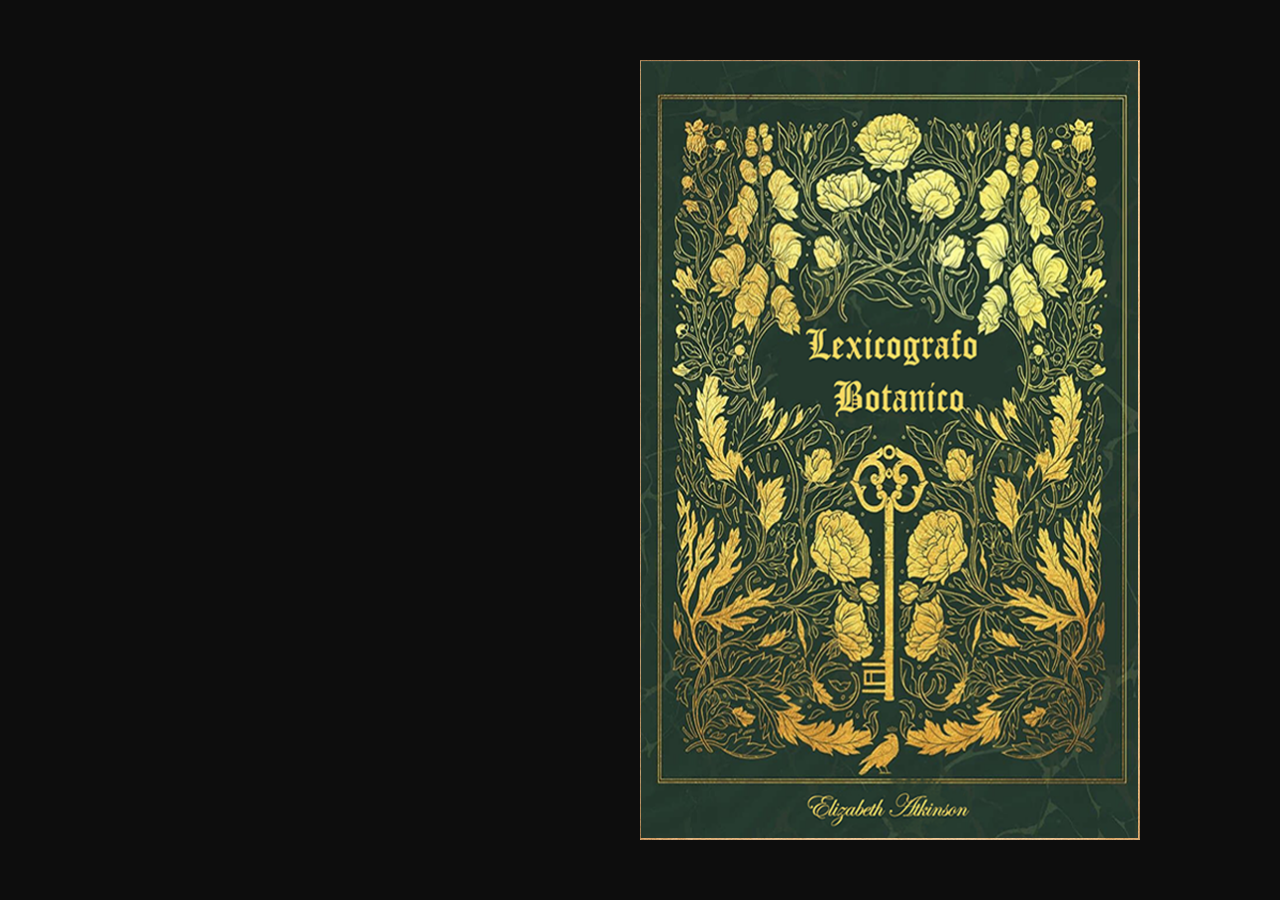
<file: booklet.html>
<!DOCTYPE html>
<html lang="en">

<head>
  <meta charset="UTF-8" />
  <meta name="viewport" content="width=device-width, initial-scale=1.0" />
  <style>
    @import url('https://fonts.googleapis.com/css2?family=Petemoss&display=swap');

*{
  margin: 0;
  padding: 0;
  box-sizing: border-box;
  font-family: "Petemoss", sans-serif;
}

body {
  display: grid;
  place-content: center;
  height: 100vh;
  width: 100vw;
  overflow: hidden;
  background: #0d0d0d;
}

.flipbook {
  width: 1000px;
  height: 780px;
}

.front{
  background-image: url('images/Cover 2.png') !important;
  background-size: cover;
  background-position: center;
  background-repeat: no-repeat;
  color: #000;
  font-weight: 300;
  border: none; 
  font-size: 3rem;
}

.inside {
  background-image: url('images/back 2.png') !important;
  background-size: cover;
  background-position: center;
  background-repeat: no-repeat;
}

.back{
  background-image: url('images/back_cover 2.png') !important;
  background-size: cover;
  background-position: center;
  background-repeat: no-repeat;
}

.flipbook .hard small{
  font-style: italic;
  font-weight: 300;
  font-size: 2rem;
}

.flipbook .page {
  background-image: url('images/page.png');
  background-size: cover;
  display: flex;
  flex-direction: column;
  justify-content: center;
  align-items: center;
    gap: 10px;
    border: 1px solid rgba(0, 0, 0, 0.11);
}

.page img{
  width: 100%;
  object-fit: cover;
  margin: auto;
}

.flipbook .page small{
  font-size: 2rem;
  margin-bottom: 10px;
}
  </style>
  <title>Lexicografo de Herbología</title>
</head>

<body>
  <div class="flipbook">
    <div class="hard front"></div>
    <div class="hard inside"></div>
    <div>
      <img src="images/0.png" alt="" />
    </div>
    <div>
      <img src="images/Introducción.png" alt="" />
    </div>
    <div class="page"></div>
    <div>
      <img src="images/1.png" alt="" />
    </div>
    <div>
      <img src="images/2.png" alt="" />
    </div>
    <div>
      <img src="images/3.png" alt="" />
    </div>
    <div>
      <img src="images/4.png" alt="" />
    </div>
    <div>
      <img src="images/5.png" alt="" />
    </div>
    <div>
      <img src="images/6.png" alt="" />
    </div>
    <div>
      <img src="images/7.png" alt="" />
    </div>
    <div>
      <img src="images/8.png" alt="" />
    </div>
    <div>
      <img src="images/9.png" alt="" />
    </div>
    <div>
      <img src="images/10.png" alt="" />
    </div>
    <div>
      <img src="images/11.png" alt="" />
    </div>
    <div>
      <img src="images/12.png" alt="" />
    </div>
    <div>
      <img src="images/13.png" alt="" />
    </div>
    <div>
      <img src="images/14.png" alt="" />
    </div>
    <div>
      <img src="images/15.png" alt="" />
    </div>
    <div>
      <img src="images/16.png" alt="" />
    </div>
    <div>
      <img src="images/17.png" alt="" />
    </div>
    <div>
      <img src="images/18.png" alt="" />
    </div>
    <div>
      <img src="images/19.png" alt="" />
    </div>
    <div>
      <img src="images/20.png" alt="" />
    </div>
    <div>
      <img src="images/21.png" alt="" />
    </div>
    <div>
      <img src="images/22.png" alt="" />
    </div>
    <div>
      <img src="images/23.png" alt="" />
    </div>
    <div>
      <img src="images/24.png" alt="" />
    </div>
    <div>
      <img src="images/25.png" alt="" />
    </div>
    <div>
      <img src="images/26.png" alt="" />
    </div>
    <div>
      <img src="images/27.png" alt="" />
    </div>
    <div>
      <img src="images/28.png" alt="" />
    </div>
    <div>
      <img src="images/29.png" alt="" />
    </div>
    <div>
      <img src="images/30.png" alt="" />
    </div>
    <div>
      <img src="images/31.png" alt="" />
    </div>
    <div>
      <img src="images/32.png" alt="" />
    </div>
    <div>
      <img src="images/33.png" alt="" />
    </div>
    <div class="page"></div>
    <div>
      <img src="images/Agradecimientos.png" alt="" />
    </div>
    <div class="hard inside"></div>
    <div class="hard back"></div>
  </div>

  <script src="jquery.js"></script>
  <script src="turn.js"></script>
  <script>
    $(".flipbook").turn();
  </script>
</body>

</html>
</file>
